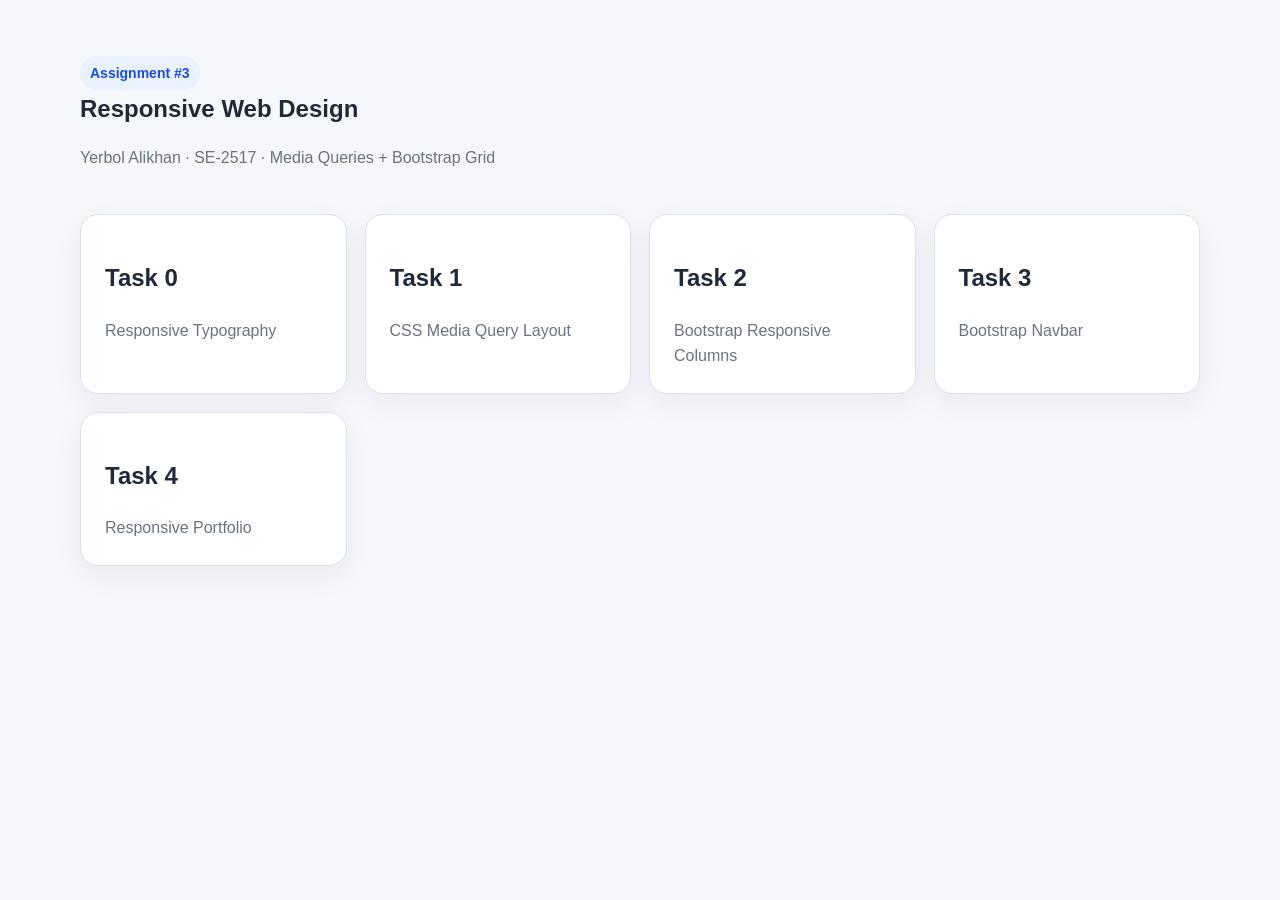
<file: index.html>
<!doctype html>
<html lang="en">
<head>
  <meta charset="utf-8">
  <meta name="viewport" content="width=device-width, initial-scale=1">
  <title>Assignment 3 - Responsive Web Design</title>
  <link rel="stylesheet" href="css/common.css">
  <style>
    .task-list { display:grid; grid-template-columns:repeat(auto-fit,minmax(230px,1fr)); gap:18px; padding-bottom:50px; }
    .task-link { padding:24px; text-decoration:none; color:inherit; transition:.2s ease; }
    .task-link:hover { transform:translateY(-3px); border-color:#2563eb; }
    .task-link p { color:#6b7280; margin-bottom:0; }
  </style>
</head>
<body>
<main class="page-shell">
  <section class="hero">
    <span class="badge-soft">Assignment #3</span>
    <h1>Responsive Web Design</h1>
    <p>Yerbol Alikhan · SE-2517 · Media Queries + Bootstrap Grid</p>
  </section>
  <section class="task-list">
    <a class="card-like task-link" href="task0.html"><h2>Task 0</h2><p>Responsive Typography</p></a>
    <a class="card-like task-link" href="task1.html"><h2>Task 1</h2><p>CSS Media Query Layout</p></a>
    <a class="card-like task-link" href="task2.html"><h2>Task 2</h2><p>Bootstrap Responsive Columns</p></a>
    <a class="card-like task-link" href="task3.html"><h2>Task 3</h2><p>Bootstrap Navbar</p></a>
    <a class="card-like task-link" href="task4.html"><h2>Task 4</h2><p>Responsive Portfolio</p></a>
  </section>
</main>
</body>
</html>
</file>
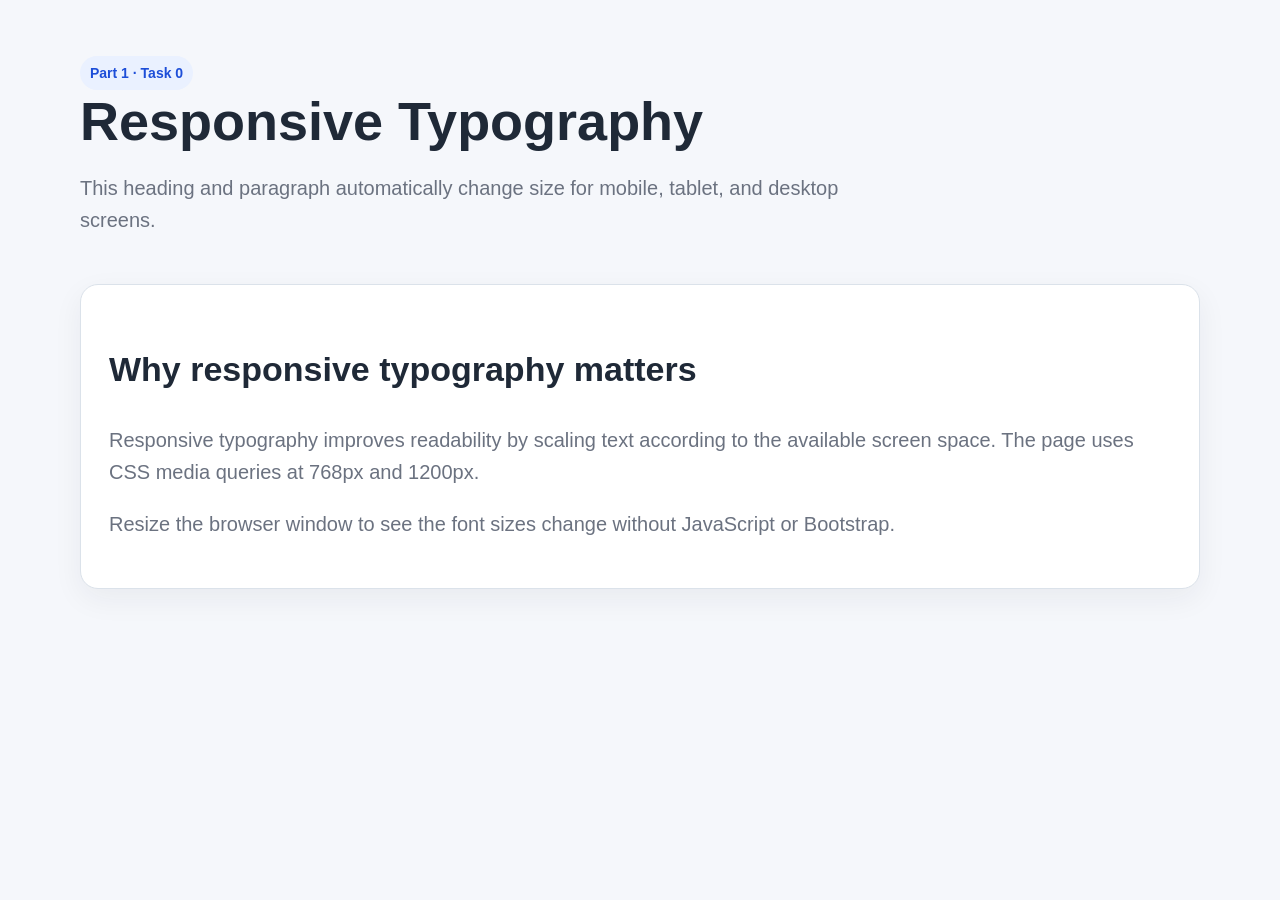
<file: task0.html>
<!doctype html>
<html lang="en">
<head>
  <meta charset="utf-8">
  <meta name="viewport" content="width=device-width, initial-scale=1">
  <title>Task 0 - Responsive Typography</title>
  <link rel="stylesheet" href="css/common.css">
  <link rel="stylesheet" href="css/task0.css">
</head>
<body>
  <main class="page-shell">
    <section class="hero">
      <span class="badge-soft">Part 1 · Task 0</span>
      <h1 class="responsive-title">Responsive Typography</h1>
      <p class="responsive-text">This heading and paragraph automatically change size for mobile, tablet, and desktop screens.</p>
    </section>
    <section class="card-like demo-card">
      <h2 class="responsive-subtitle">Why responsive typography matters</h2>
      <p class="responsive-text">Responsive typography improves readability by scaling text according to the available screen space. The page uses CSS media queries at 768px and 1200px.</p>
      <p class="responsive-text">Resize the browser window to see the font sizes change without JavaScript or Bootstrap.</p>
    </section>
  </main>
</body>
</html>
</file>
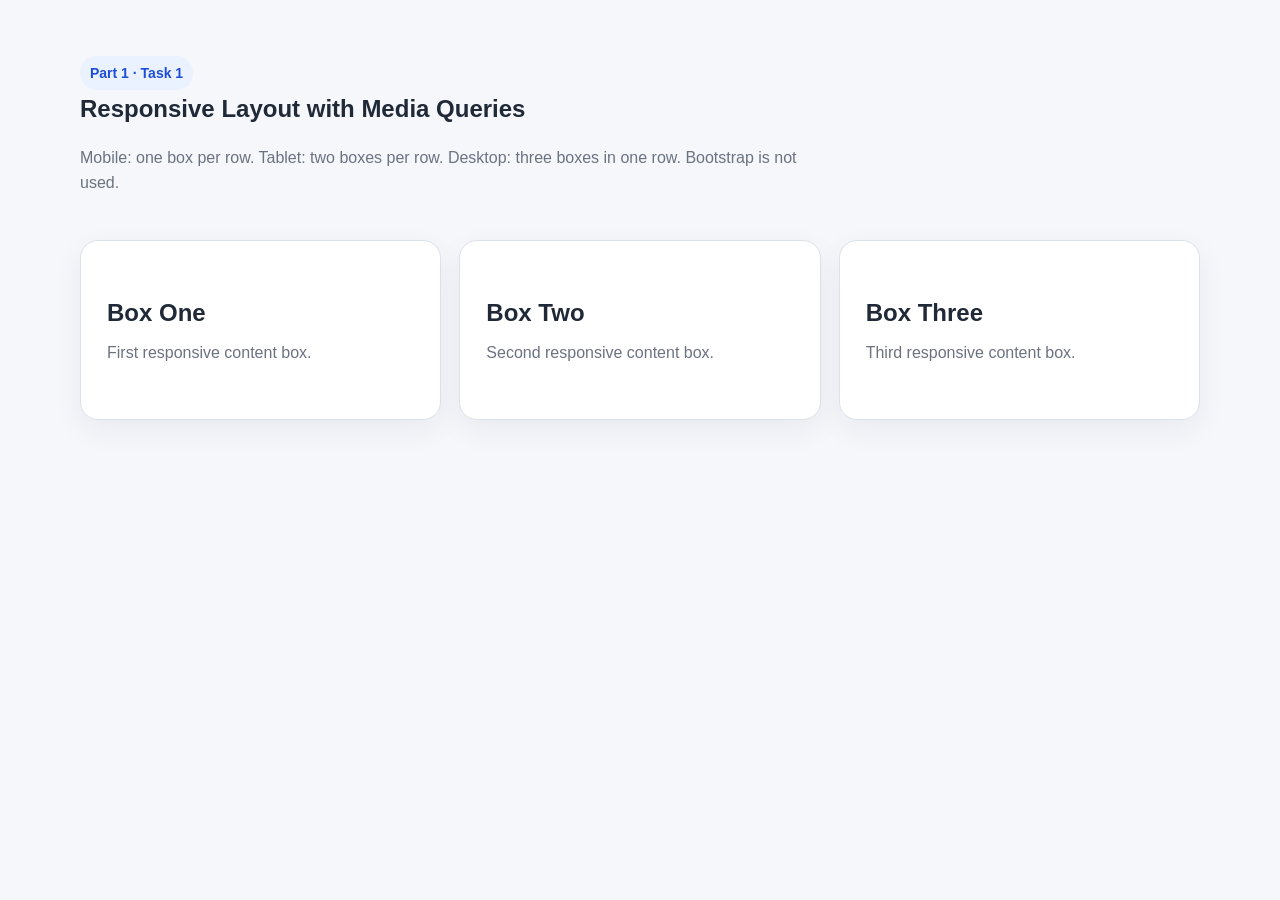
<file: task1.html>
<!doctype html>
<html lang="en">
<head>
  <meta charset="utf-8">
  <meta name="viewport" content="width=device-width, initial-scale=1">
  <title>Task 1 - Media Query Layout</title>
  <link rel="stylesheet" href="css/common.css">
  <link rel="stylesheet" href="css/task1.css">
</head>
<body>
  <main class="page-shell">
    <section class="hero">
      <span class="badge-soft">Part 1 · Task 1</span>
      <h1>Responsive Layout with Media Queries</h1>
      <p>Mobile: one box per row. Tablet: two boxes per row. Desktop: three boxes in one row. Bootstrap is not used.</p>
    </section>
    <section class="box-grid">
      <article class="card-like demo-box"><h2>Box One</h2><p>First responsive content box.</p></article>
      <article class="card-like demo-box"><h2>Box Two</h2><p>Second responsive content box.</p></article>
      <article class="card-like demo-box"><h2>Box Three</h2><p>Third responsive content box.</p></article>
    </section>
  </main>
</body>
</html>
</file>
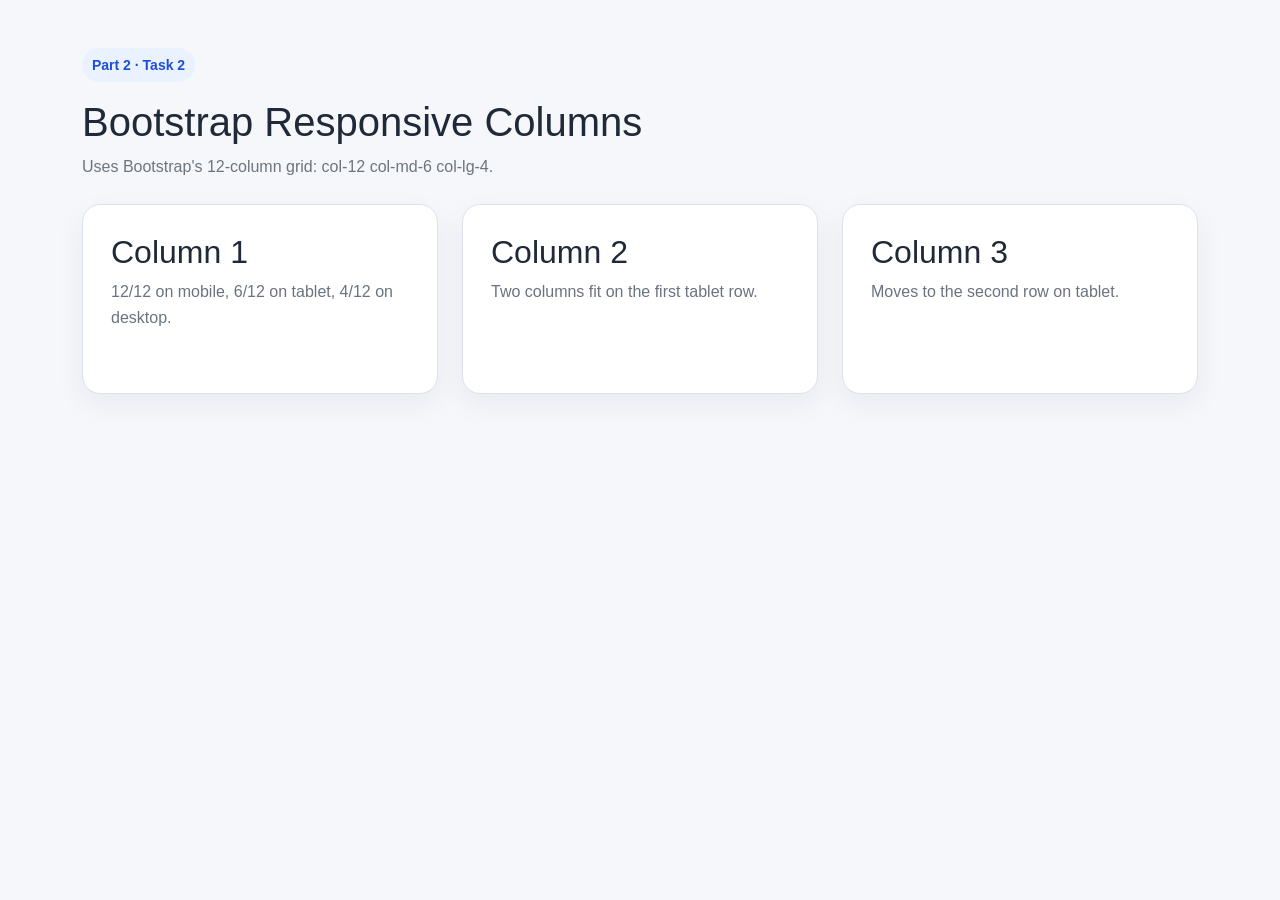
<file: task2.html>
<!doctype html>
<html lang="en">
<head>
  <meta charset="utf-8">
  <meta name="viewport" content="width=device-width, initial-scale=1">
  <title>Task 2 - Bootstrap Grid</title>
  <link href="https://cdn.jsdelivr.net/npm/bootstrap@5.3.8/dist/css/bootstrap.min.css" rel="stylesheet">
  <link rel="stylesheet" href="css/common.css">
  <style>
    .demo-column { min-height: 190px; padding: 28px; }
    .demo-column p { color: #6b7280; margin-bottom: 0; }
  </style>
</head>
<body>
  <main class="container py-5">
    <span class="badge-soft">Part 2 · Task 2</span>
    <h1 class="mt-3">Bootstrap Responsive Columns</h1>
    <p class="text-secondary mb-4">Uses Bootstrap's 12-column grid: col-12 col-md-6 col-lg-4.</p>
    <div class="row g-4">
      <div class="col-12 col-md-6 col-lg-4">
        <div class="card-like demo-column h-100"><h2>Column 1</h2><p>12/12 on mobile, 6/12 on tablet, 4/12 on desktop.</p></div>
      </div>
      <div class="col-12 col-md-6 col-lg-4">
        <div class="card-like demo-column h-100"><h2>Column 2</h2><p>Two columns fit on the first tablet row.</p></div>
      </div>
      <div class="col-12 col-md-6 col-lg-4">
        <div class="card-like demo-column h-100"><h2>Column 3</h2><p>Moves to the second row on tablet.</p></div>
      </div>
    </div>
  </main>
</body>
</html>
</file>
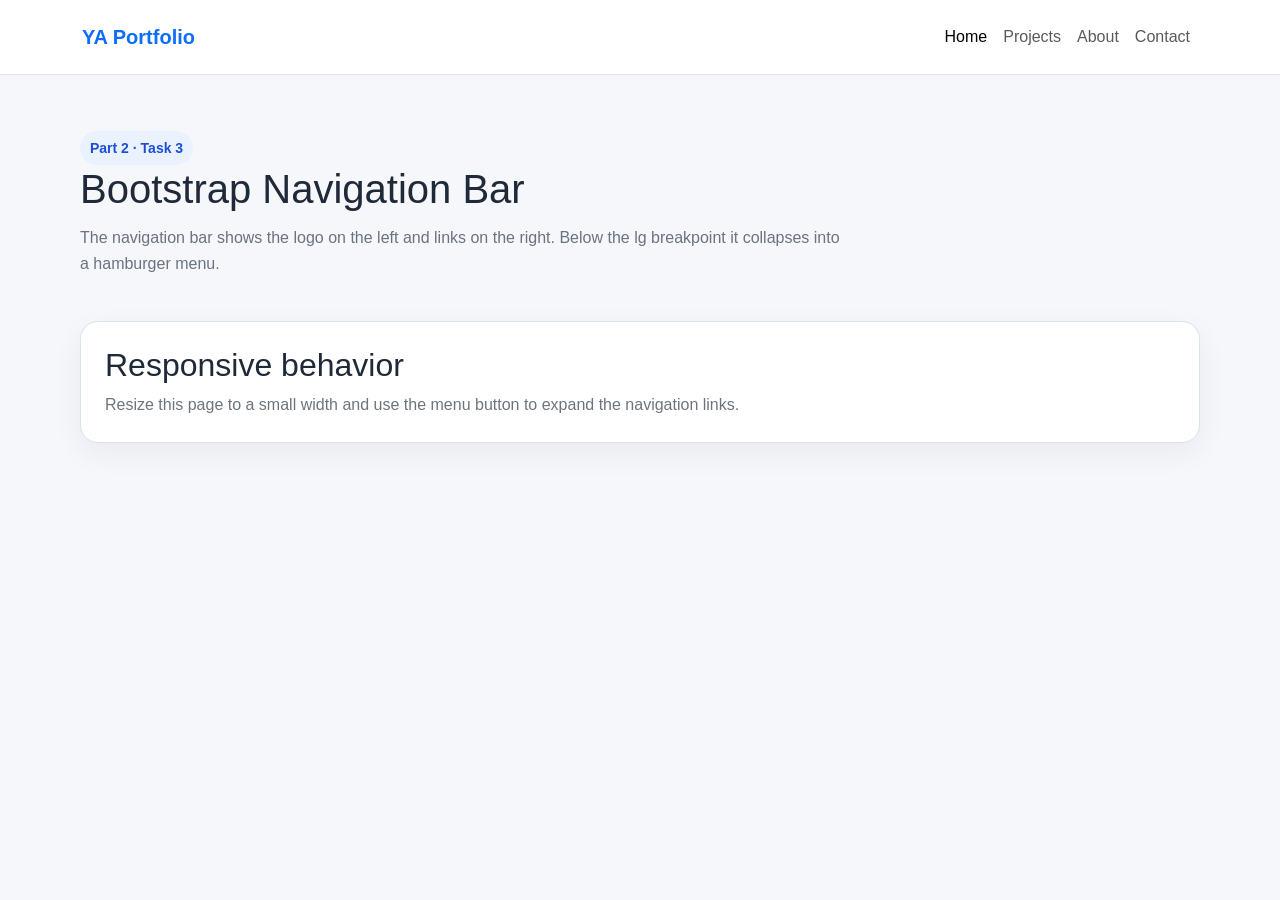
<file: task3.html>
<!doctype html>
<html lang="en">
<head>
  <meta charset="utf-8">
  <meta name="viewport" content="width=device-width, initial-scale=1">
  <title>Task 3 - Bootstrap Navbar</title>
  <link href="https://cdn.jsdelivr.net/npm/bootstrap@5.3.8/dist/css/bootstrap.min.css" rel="stylesheet">
  <link rel="stylesheet" href="css/common.css">
</head>
<body>
<nav class="navbar navbar-expand-lg bg-white border-bottom sticky-top">
  <div class="container py-2">
    <a class="navbar-brand fw-bold text-primary" href="#">YA Portfolio</a>
    <button class="navbar-toggler" type="button" data-bs-toggle="collapse" data-bs-target="#mainNav" aria-controls="mainNav" aria-expanded="false" aria-label="Toggle navigation">
      <span class="navbar-toggler-icon"></span>
    </button>
    <div class="collapse navbar-collapse" id="mainNav">
      <ul class="navbar-nav ms-auto">
        <li class="nav-item"><a class="nav-link active" href="#">Home</a></li>
        <li class="nav-item"><a class="nav-link" href="#">Projects</a></li>
        <li class="nav-item"><a class="nav-link" href="#">About</a></li>
        <li class="nav-item"><a class="nav-link" href="#">Contact</a></li>
      </ul>
    </div>
  </div>
</nav>

<main class="page-shell">
  <section class="hero">
    <span class="badge-soft">Part 2 · Task 3</span>
    <h1>Bootstrap Navigation Bar</h1>
    <p>The navigation bar shows the logo on the left and links on the right. Below the lg breakpoint it collapses into a hamburger menu.</p>
  </section>
  <section class="card-like p-4">
    <h2>Responsive behavior</h2>
    <p class="mb-0 text-secondary">Resize this page to a small width and use the menu button to expand the navigation links.</p>
  </section>
</main>
<script src="https://cdn.jsdelivr.net/npm/bootstrap@5.3.8/dist/js/bootstrap.bundle.min.js"></script>
</body>
</html>
</file>
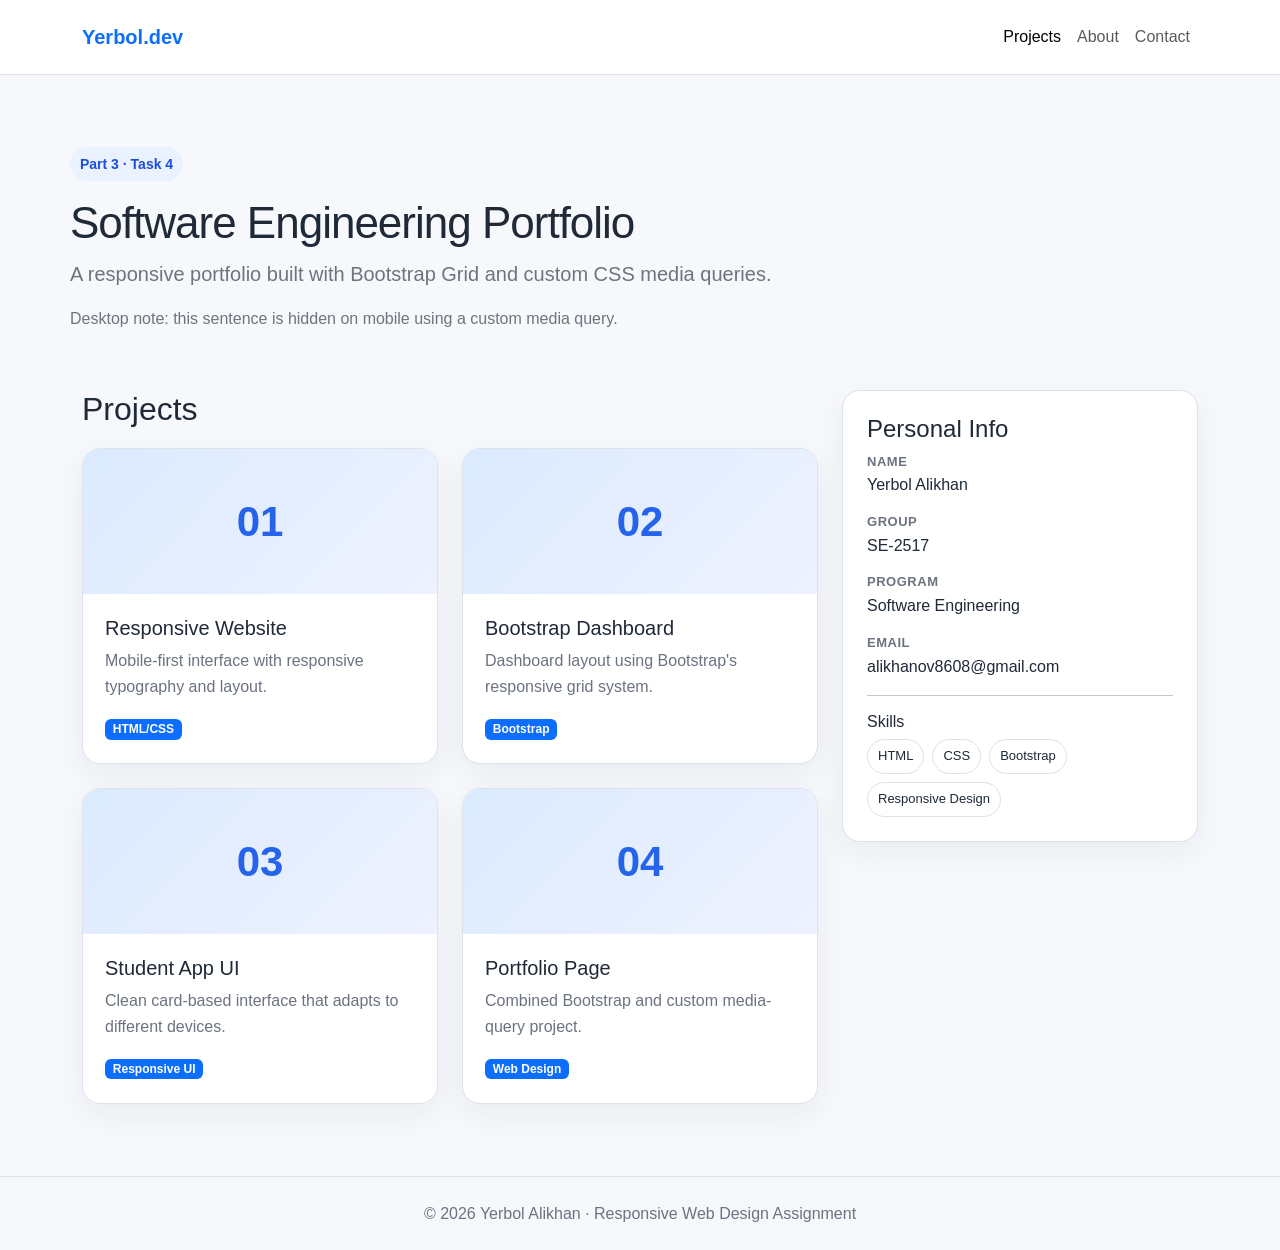
<file: task4.html>
<!doctype html>
<html lang="en">
  <head>
    <meta charset="utf-8" />
    <meta name="viewport" content="width=device-width, initial-scale=1" />
    <title>Task 4 - Responsive Portfolio</title>
    <link
      href="https://cdn.jsdelivr.net/npm/bootstrap@5.3.8/dist/css/bootstrap.min.css"
      rel="stylesheet"
    />
    <link rel="stylesheet" href="css/common.css" />
    <link rel="stylesheet" href="css/task4.css" />
  </head>
  <body>
    <nav class="navbar navbar-expand-lg bg-white border-bottom sticky-top">
      <div class="container py-2">
        <a class="navbar-brand fw-bold text-primary" href="#">Yerbol.dev</a>
        <button
          class="navbar-toggler"
          type="button"
          data-bs-toggle="collapse"
          data-bs-target="#portfolioNav"
          aria-controls="portfolioNav"
          aria-expanded="false"
          aria-label="Toggle navigation"
        >
          <span class="navbar-toggler-icon"></span>
        </button>
        <div class="collapse navbar-collapse" id="portfolioNav">
          <ul class="navbar-nav ms-auto">
            <li class="nav-item">
              <a class="nav-link active" href="#projects">Projects</a>
            </li>
            <li class="nav-item">
              <a class="nav-link" href="#about">About</a>
            </li>
            <li class="nav-item">
              <a class="nav-link" href="#contact">Contact</a>
            </li>
          </ul>
        </div>
      </div>
    </nav>

    <header class="container portfolio-hero">
      <span class="badge-soft">Part 3 · Task 4</span>
      <h1 class="mt-3">Software Engineering Portfolio</h1>
      <p class="lead text-secondary col-lg-8">
        A responsive portfolio built with Bootstrap Grid and custom CSS media
        queries.
      </p>
      <p class="optional-desktop-note text-secondary">
        Desktop note: this sentence is hidden on mobile using a custom media
        query.
      </p>
    </header>

    <main class="container pb-4">
      <div class="row g-4">
        <section class="col-12 col-lg-8" id="projects">
          <h2 class="section-title">Projects</h2>
          <div class="row g-4">
            <div class="col-12 col-md-6">
              <article class="card-like project-card">
                <div class="project-thumb">01</div>
                <div class="content">
                  <h3 class="h5">Responsive Website</h3>
                  <p>
                    Mobile-first interface with responsive typography and
                    layout.
                  </p>
                  <span class="badge text-bg-primary">HTML/CSS</span>
                </div>
              </article>
            </div>
            <div class="col-12 col-md-6">
              <article class="card-like project-card">
                <div class="project-thumb">02</div>
                <div class="content">
                  <h3 class="h5">Bootstrap Dashboard</h3>
                  <p>
                    Dashboard layout using Bootstrap's responsive grid system.
                  </p>
                  <span class="badge text-bg-primary">Bootstrap</span>
                </div>
              </article>
            </div>
            <div class="col-12 col-md-6">
              <article class="card-like project-card">
                <div class="project-thumb">03</div>
                <div class="content">
                  <h3 class="h5">Student App UI</h3>
                  <p>
                    Clean card-based interface that adapts to different devices.
                  </p>
                  <span class="badge text-bg-primary">Responsive UI</span>
                </div>
              </article>
            </div>
            <div class="col-12 col-md-6">
              <article class="card-like project-card">
                <div class="project-thumb">04</div>
                <div class="content">
                  <h3 class="h5">Portfolio Page</h3>
                  <p>Combined Bootstrap and custom media-query project.</p>
                  <span class="badge text-bg-primary">Web Design</span>
                </div>
              </article>
            </div>
          </div>
        </section>

        <aside class="col-12 col-lg-4" id="about">
          <div class="card-like sidebar">
            <h2 class="h4">Personal Info</h2>
            <div class="info-row"><strong>Name</strong>Yerbol Alikhan</div>
            <div class="info-row"><strong>Group</strong>SE-2517</div>
            <div class="info-row">
              <strong>Program</strong>Software Engineering
            </div>
            <div class="info-row" id="contact">
              <strong>Email</strong>alikhanov8608@gmail.com
            </div>
            <hr />
            <h3 class="h6">Skills</h3>
            <div class="skills">
              <span class="skill">HTML</span><span class="skill">CSS</span
              ><span class="skill">Bootstrap</span
              ><span class="skill">Responsive Design</span>
            </div>
          </div>
        </aside>
      </div>
    </main>

    <footer>
      <div class="container">
        © 2026 Yerbol Alikhan · Responsive Web Design Assignment
      </div>
    </footer>
    <script src="https://cdn.jsdelivr.net/npm/bootstrap@5.3.8/dist/js/bootstrap.bundle.min.js"></script>
  </body>
</html>
</file>
<file: css/common.css>
:root {
  --bg: #f5f7fb;
  --surface: #ffffff;
  --text: #1f2937;
  --muted: #6b7280;
  --border: #dbe2ea;
  --accent: #2563eb;
  --accent-dark: #1d4ed8;
  --soft: #eaf1ff;
  --radius: 18px;
}
* { box-sizing: border-box; }
body {
  margin: 0;
  font-family: Arial, Helvetica, sans-serif;
  color: var(--text);
  background: var(--bg);
  line-height: 1.6;
}
.page-shell {
  width: min(1120px, calc(100% - 32px));
  margin: 0 auto;
}
.hero {
  padding: 56px 0 28px;
}
.hero h1 { margin: 0 0 12px; }
.hero p { color: var(--muted); max-width: 760px; }
.card-like {
  background: var(--surface);
  border: 1px solid var(--border);
  border-radius: var(--radius);
  box-shadow: 0 10px 30px rgba(31, 41, 55, 0.06);
}
.badge-soft {
  display: inline-block;
  padding: 6px 10px;
  border-radius: 999px;
  background: var(--soft);
  color: var(--accent-dark);
  font-size: 14px;
  font-weight: 700;
}
.section-title { margin-bottom: 20px; }
footer {
  margin-top: 48px;
  border-top: 1px solid var(--border);
  color: var(--muted);
  padding: 24px 0;
  text-align: center;
}
</file>
<file: css/task0.css>
.demo-card { padding: 28px; margin-bottom: 36px; }
.responsive-title { font-size: 28px; line-height: 1.15; }
.responsive-subtitle { font-size: 22px; }
.responsive-text { font-size: 16px; color: var(--muted); }

@media (min-width: 768px) {
  .responsive-title { font-size: 40px; }
  .responsive-subtitle { font-size: 28px; }
  .responsive-text { font-size: 18px; }
}
@media (min-width: 1200px) {
  .responsive-title { font-size: 54px; }
  .responsive-subtitle { font-size: 34px; }
  .responsive-text { font-size: 20px; }
}
</file>
<file: css/task1.css>
.box-grid {
  display: grid;
  grid-template-columns: 1fr;
  gap: 18px;
  margin-bottom: 42px;
}
.demo-box {
  min-height: 180px;
  padding: 26px;
  display: flex;
  flex-direction: column;
  justify-content: center;
}
.demo-box h2 { margin: 0 0 8px; }
.demo-box p { margin: 0; color: var(--muted); }

@media (min-width: 768px) {
  .box-grid { grid-template-columns: repeat(2, 1fr); }
}
@media (min-width: 1024px) {
  .box-grid { grid-template-columns: repeat(3, 1fr); }
}
</file>
<file: css/task4.css>
body { background: #f6f8fc; }
.portfolio-hero {
  padding: 72px 0 42px;
}
.portfolio-hero h1 {
  font-size: 44px;
  letter-spacing: -1px;
}
.project-card {
  height: 100%;
  overflow: hidden;
}
.project-thumb {
  min-height: 145px;
  background: linear-gradient(135deg, #dbeafe, #eef2ff);
  display: grid;
  place-items: center;
  font-size: 42px;
  font-weight: 800;
  color: #2563eb;
}
.project-card .content { padding: 22px; }
.project-card p { color: var(--muted); }
.sidebar { padding: 24px; }
.info-row { margin-bottom: 14px; }
.info-row strong { display: block; font-size: 13px; color: var(--muted); text-transform: uppercase; letter-spacing: .04em; }
.skills { display: flex; flex-wrap: wrap; gap: 8px; }
.skill {
  border: 1px solid var(--border);
  background: #fff;
  border-radius: 999px;
  padding: 6px 10px;
  font-size: 13px;
}
@media (max-width: 767.98px) {
  .portfolio-hero { padding: 44px 0 24px; }
  .portfolio-hero h1 { font-size: 32px; }
  .optional-desktop-note { display: none; }
}
@media (min-width: 768px) and (max-width: 991.98px) {
  .portfolio-hero h1 { font-size: 38px; }
}
</file>
